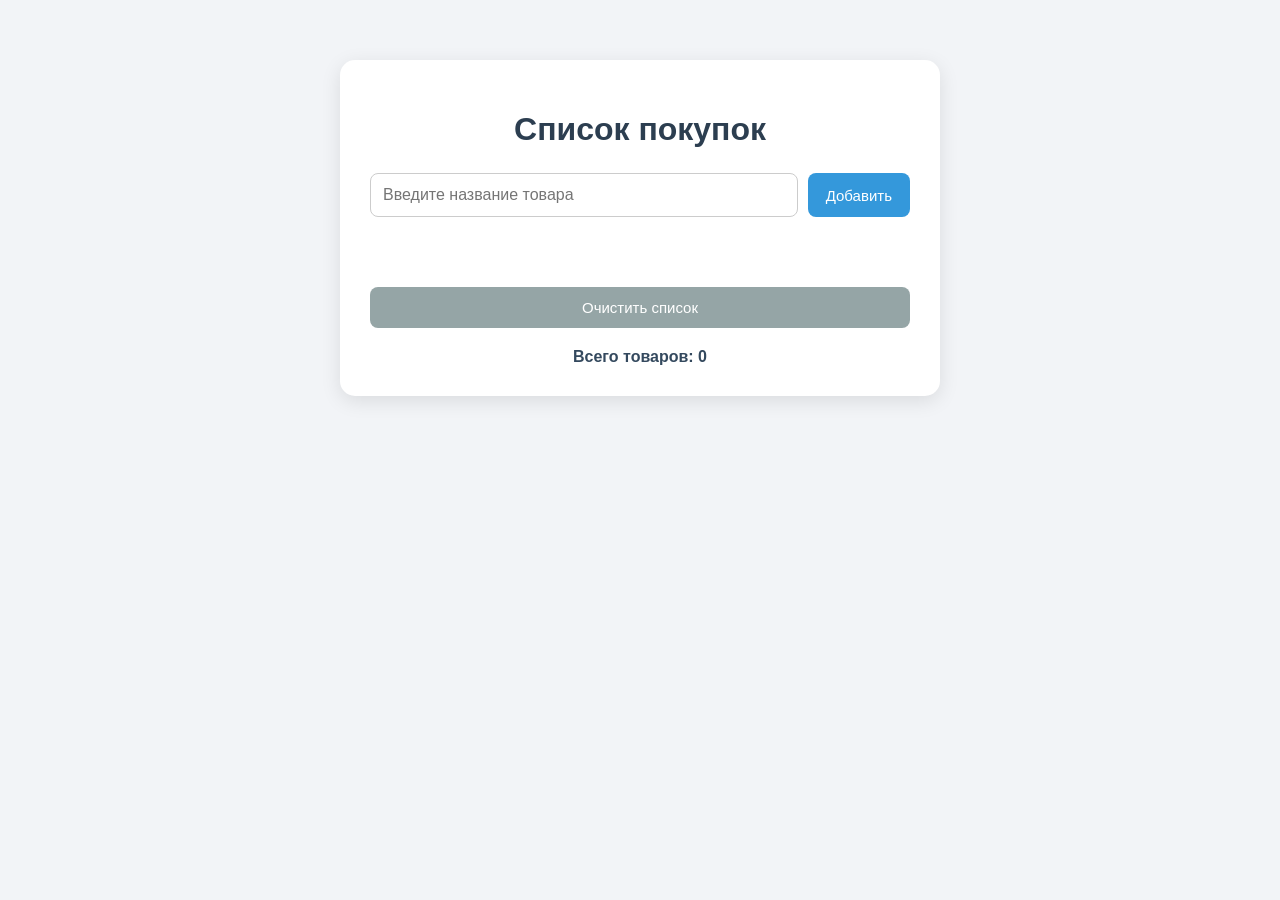
<file: Lab5/index.html>
<!DOCTYPE html>
<html lang="ru">
<head>
    <meta charset="UTF-8">
    <meta name="viewport" content="width=device-width, initial-scale=1.0">
    <title>Список покупок</title>

    <style>
        * {
            box-sizing: border-box;
        }

        body {
            margin: 0;
            font-family: Arial, sans-serif;
            background-color: #f2f4f7;
            color: #222;
        }

        .container {
            width: 90%;
            max-width: 600px;
            margin: 60px auto;
            background-color: white;
            padding: 30px;
            border-radius: 15px;
            box-shadow: 0 5px 20px rgba(0, 0, 0, 0.1);
        }

        h1 {
            text-align: center;
            margin-bottom: 25px;
            color: #2c3e50;
        }

        .input-area {
            display: flex;
            gap: 10px;
        }

        #itemInput {
            flex: 1;
            padding: 12px;
            border: 1px solid #ccc;
            border-radius: 8px;
            font-size: 16px;
        }

        button {
            border: none;
            border-radius: 8px;
            padding: 12px 18px;
            cursor: pointer;
            font-size: 15px;
        }

        #addButton {
            background-color: #3498db;
            color: white;
        }

        #addButton:hover {
            background-color: #2980b9;
        }

        #shoppingList {
            margin-top: 25px;
            padding: 0;
            list-style: none;
        }

        #shoppingList li {
            display: flex;
            justify-content: space-between;
            align-items: center;
            padding: 12px;
            margin-bottom: 10px;
            background-color: #ecf0f1;
            border-radius: 8px;
        }

        .delete-button {
            background-color: #e74c3c;
            color: white;
            padding: 7px 12px;
        }

        .delete-button:hover {
            background-color: #c0392b;
        }

        #clearButton {
            width: 100%;
            margin-top: 15px;
            background-color: #95a5a6;
            color: white;
        }

        #clearButton:hover {
            background-color: #7f8c8d;
        }

        #counter {
            text-align: center;
            margin-top: 20px;
            font-weight: bold;
            color: #34495e;
        }

        #message {
            text-align: center;
            min-height: 20px;
            margin-top: 10px;
            color: #e74c3c;
        }
    </style>
</head>

<body>

    <div class="container">

        <h1>Список покупок</h1>

        <div class="input-area">
            <input
                type="text"
                id="itemInput"
                placeholder="Введите название товара"
            >

            <button id="addButton">Добавить</button>
        </div>

        <p id="message"></p>

        <ul id="shoppingList"></ul>

        <button id="clearButton">Очистить список</button>

        <div id="counter">
            Всего товаров: 0
        </div>

    </div>

    <script src="script.js"></script>

</body>
</html>
</file>
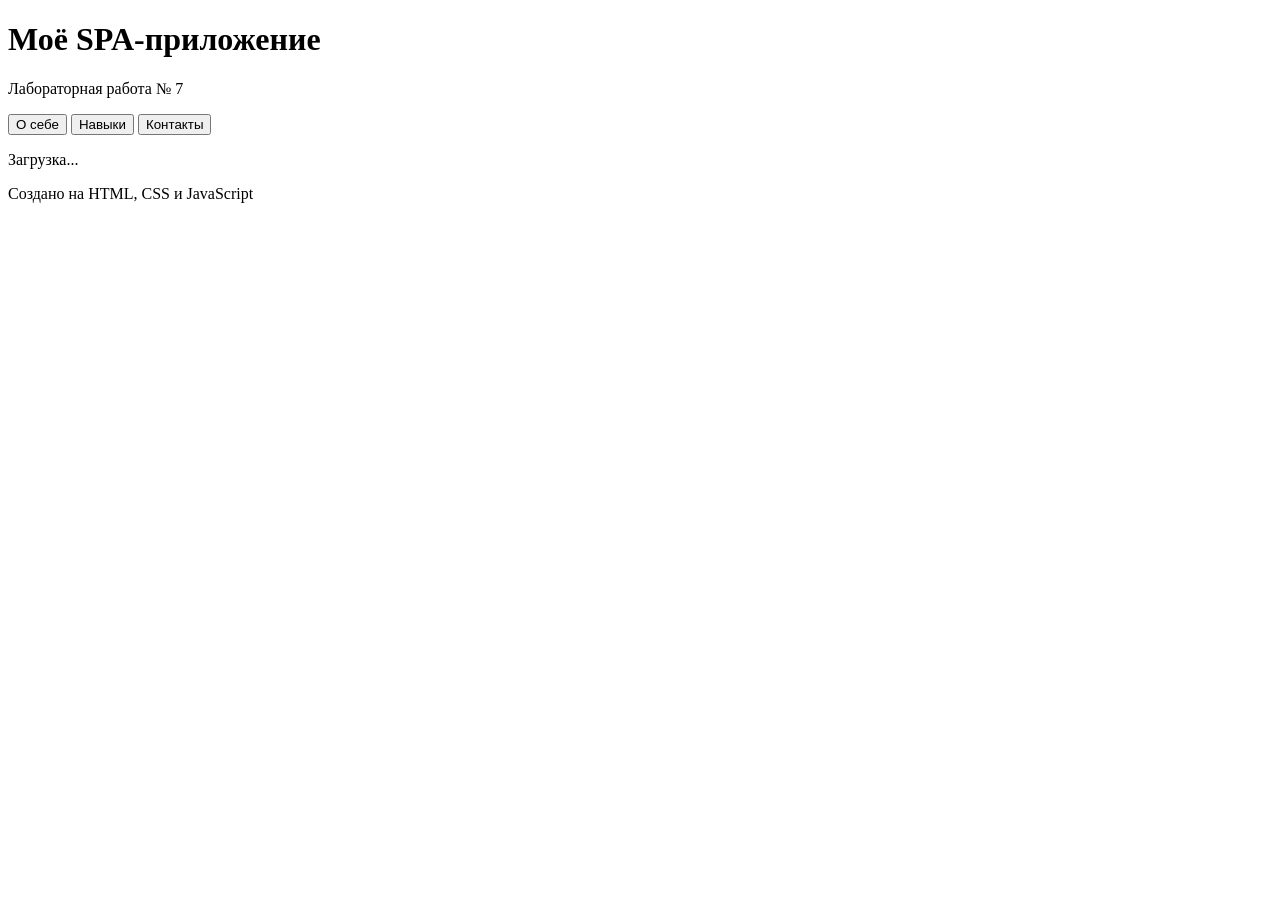
<file: Lab7/index.html>
<!DOCTYPE html>
<html lang="ru">
<head>
    <meta charset="UTF-8">
    <meta name="viewport" content="width=device-width, initial-scale=1.0">
    <title>Лабораторная работа № 7 — SPA</title>
    <link rel="stylesheet" href="C:\Users\Student\.anaconda\programming-languages-and-technologies\Lab7\style.css">
    <script src="C:\Users\Student\.anaconda\programming-languages-and-technologies\Lab7\app.js" defer></script>
</head>
<body>
    <header>
        <h1>Моё SPA-приложение</h1>
        <p>Лабораторная работа № 7</p>
    </header>

    <nav>
        <button data-page="about" class="active">О себе</button>
        <button data-page="skills">Навыки</button>
        <button data-page="contacts">Контакты</button>
    </nav>

    <main id="content" aria-live="polite">
        <p>Загрузка...</p>
    </main>

    <footer>
        <p>Создано на HTML, CSS и JavaScript</p>
    </footer>
</body>
</html>
</file>
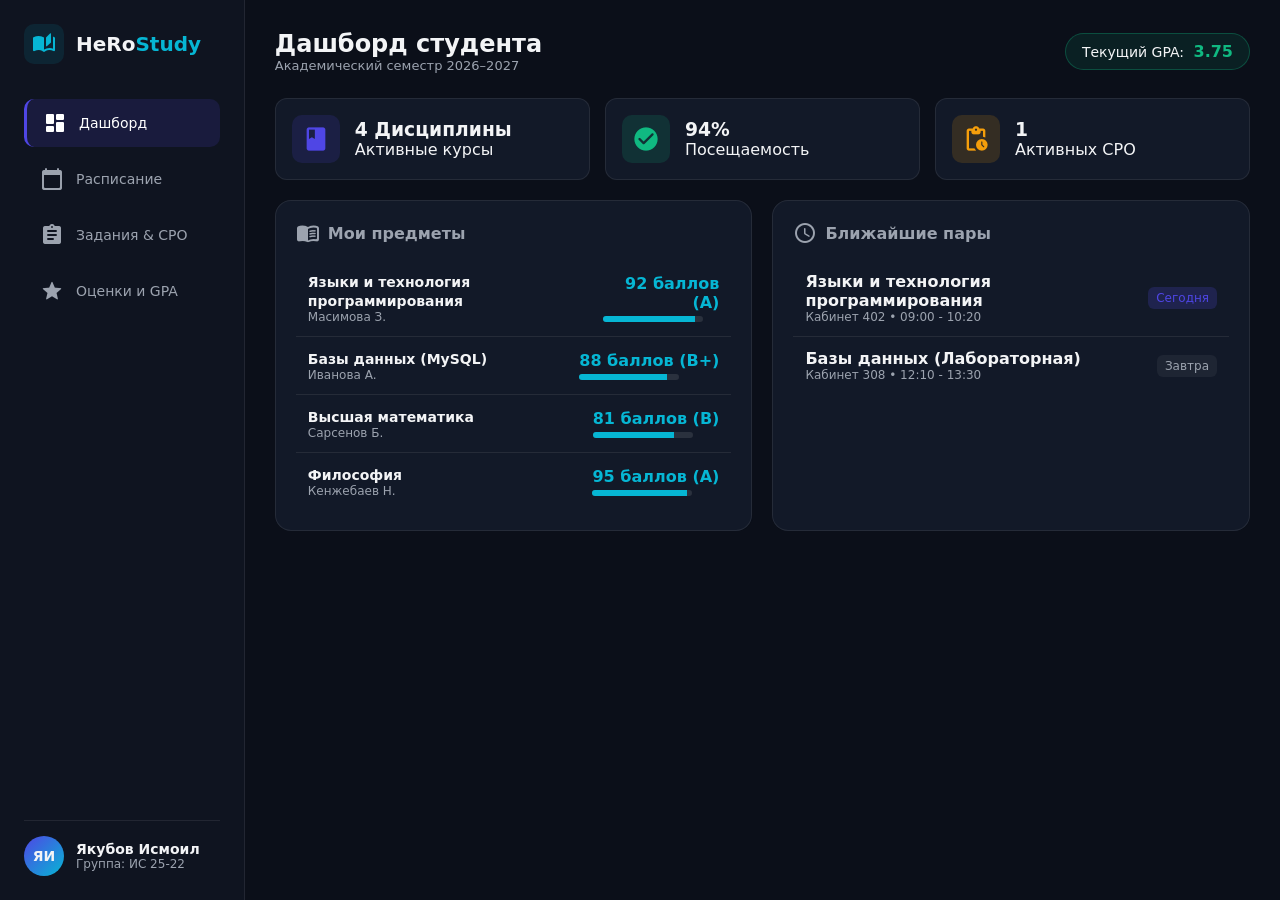
<file: СРО/index.html>
<!DOCTYPE html>
<html lang="ru">
<head>
    <meta charset="UTF-8">
    <meta name="viewport" content="width=device-width, initial-scale=1.0">
    <title>HeRo Study Space 2.0 — Образовательный Портал</title>
    <link rel="stylesheet" href="style.css">
    <link href="https://fonts.googleapis.com/icon?family=Material+Icons+Round" rel="stylesheet">
</head>
<body>

    <div class="app-layout">
        <!-- Боковое меню (Sidebar) -->
        <aside class="sidebar">
            <div class="brand">
                <span class="material-icons-round logo-icon">auto_stories</span>
                <h2>HeRo<span>Study</span></h2>
            </div>

            <nav class="nav-menu">
                <button class="nav-btn active" data-tab="dashboard">
                    <span class="material-icons-round">dashboard</span> Дашборд
                </button>
                <button class="nav-btn" data-tab="schedule">
                    <span class="material-icons-round">calendar_today</span> Расписание
                </button>
                <button class="nav-btn" data-tab="tasks">
                    <span class="material-icons-round">assignment</span> Задания & СРО
                </button>
                <button class="nav-btn" data-tab="grades">
                    <span class="material-icons-round">grade</span> Оценки и GPA
                </button>
            </nav>

            <div class="user-profile-widget">
                <div class="avatar">ЯИ</div>
                <div class="user-info">
                    <h4>Якубов Исмоил</h4>
                    <p>Группа: ИС 25-22</p>
                </div>
            </div>
        </aside>

        <!-- Основная область контента -->
        <main class="main-content">
            <!-- Шапка -->
            <header class="top-header">
                <div class="page-title">
                    <h1 id="tabTitle">Дашборд студента</h1>
                    <p>Академический семестр 2026–2027</p>
                </div>
                <div class="header-actions">
                    <div class="gpa-badge">
                        <span>Текущий GPA:</span>
                        <strong id="headerGpa">3.85</strong>
                    </div>
                </div>
            </header>

            <!-- Вкладка 1: Дашборд -->
            <section id="tab-dashboard" class="tab-content active">
                <div class="stats-grid">
                    <div class="stat-card">
                        <span class="material-icons-round icon purple">class</span>
                        <div>
                            <h3>4 Дисциплины</h3>
                            <p>Активные курсы</p>
                        </div>
                    </div>
                    <div class="stat-card">
                        <span class="material-icons-round icon green">check_circle</span>
                        <div>
                            <h3>94%</h3>
                            <p>Посещаемость</p>
                        </div>
                    </div>
                    <div class="stat-card">
                        <span class="material-icons-round icon orange">pending_actions</span>
                        <div>
                            <h3 id="pendingTasksCount">0</h3>
                            <p>Активных СРО</p>
                        </div>
                    </div>
                </div>

                <div class="dashboard-grid">
                    <div class="card">
                        <h2><span class="material-icons-round">menu_book</span> Мои предметы</h2>
                        <div class="courses-list" id="coursesContainer">
                            <!-- Заполняется из JS -->
                        </div>
                    </div>

                    <div class="card">
                        <h2><span class="material-icons-round">schedule</span> Ближайшие пары</h2>
                        <div class="upcoming-classes" id="upcomingContainer">
                            <!-- Заполняется из JS -->
                        </div>
                    </div>
                </div>
            </section>

            <!-- Вкладка 2: Расписание -->
            <section id="tab-schedule" class="tab-content">
                <div class="card">
                    <h2><span class="material-icons-round">event</span> Расписание занятий на неделю</h2>
                    <div class="schedule-table-wrapper">
                        <table class="schedule-table">
                            <thead>
                                <tr>
                                    <th>Время</th>
                                    <th>Понедельник</th>
                                    <th>Вторник</th>
                                    <th>Среда</th>
                                    <th>Четверг</th>
                                    <th>Пятница</th>
                                </tr>
                            </thead>
                            <tbody id="scheduleBody">
                                <!-- Рендерится из JS -->
                            </tbody>
                        </table>
                    </div>
                </div>
            </section>

            <!-- Вкладка 3: Задания и СРО -->
            <section id="tab-tasks" class="tab-content">
                <div class="tasks-layout">
                    <div class="card">
                        <h2><span class="material-icons-round">add_circle</span> Сдать СРО / Добавить задачу</h2>
                        <form id="sroForm">
                            <div class="form-group">
                                <label>Название работы</label>
                                <input type="text" id="sroTitle" placeholder="Например: СРО №2 по Языкам программирования" required>
                            </div>
                            <div class="form-row">
                                <div class="form-group">
                                    <label>Дисциплина</label>
                                    <select id="sroCourse">
                                        <option value="Языки и технология программирования">Языки программирования</option>
                                        <option value="Базы данных">Базы данных</option>
                                        <option value="Высшая математика">Высшая математика</option>
                                        <option value="Философия">Философия</option>
                                    </select>
                                </div>
                                <div class="form-group">
                                    <label>Срок сдачи (Дедлайн)</label>
                                    <input type="date" id="sroDeadline" required>
                                </div>
                            </div>
                            <button type="submit" class="btn-submit">
                                <span class="material-icons-round">upload_file</span> Зарегистрировать СРО
                            </button>
                        </form>
                    </div>

                    <div class="card">
                        <h2><span class="material-icons-round">task</span> Список активных и сданных СРО</h2>
                        <div id="sroList" class="sro-list">
                            <!-- Сюда добавляются СРО -->
                        </div>
                    </div>
                </div>
            </section>

            <!-- Вкладка 4: Оценки и GPA -->
            <section id="tab-grades" class="tab-content">
                <div class="grades-layout">
                    <div class="card">
                        <h2><span class="material-icons-round">analytics</span> Академическая успеваемость</h2>
                        <div id="gradesList" class="grades-list">
                            <!-- Журнал оценок -->
                        </div>
                    </div>

                    <div class="card gpa-calculator">
                        <h2><span class="material-icons-round">calculate</span> Калькулятор GPA</h2>
                        <p class="sub-text">Изменяйте прогнозируемые оценки, чтобы рассчитать итоговый GPA за семестр:</p>
                        <div id="gpaCalcContainer">
                            <!-- Интерактивный калькулятор -->
                        </div>
                        <div class="gpa-result-box">
                            <span>Прогнозируемый GPA:</span>
                            <strong id="calcGpaResult">3.85</strong>
                        </div>
                    </div>
                </div>
            </section>
        </main>
    </div>

    <script src="script.js"></script>
</body>
</html>
</file>
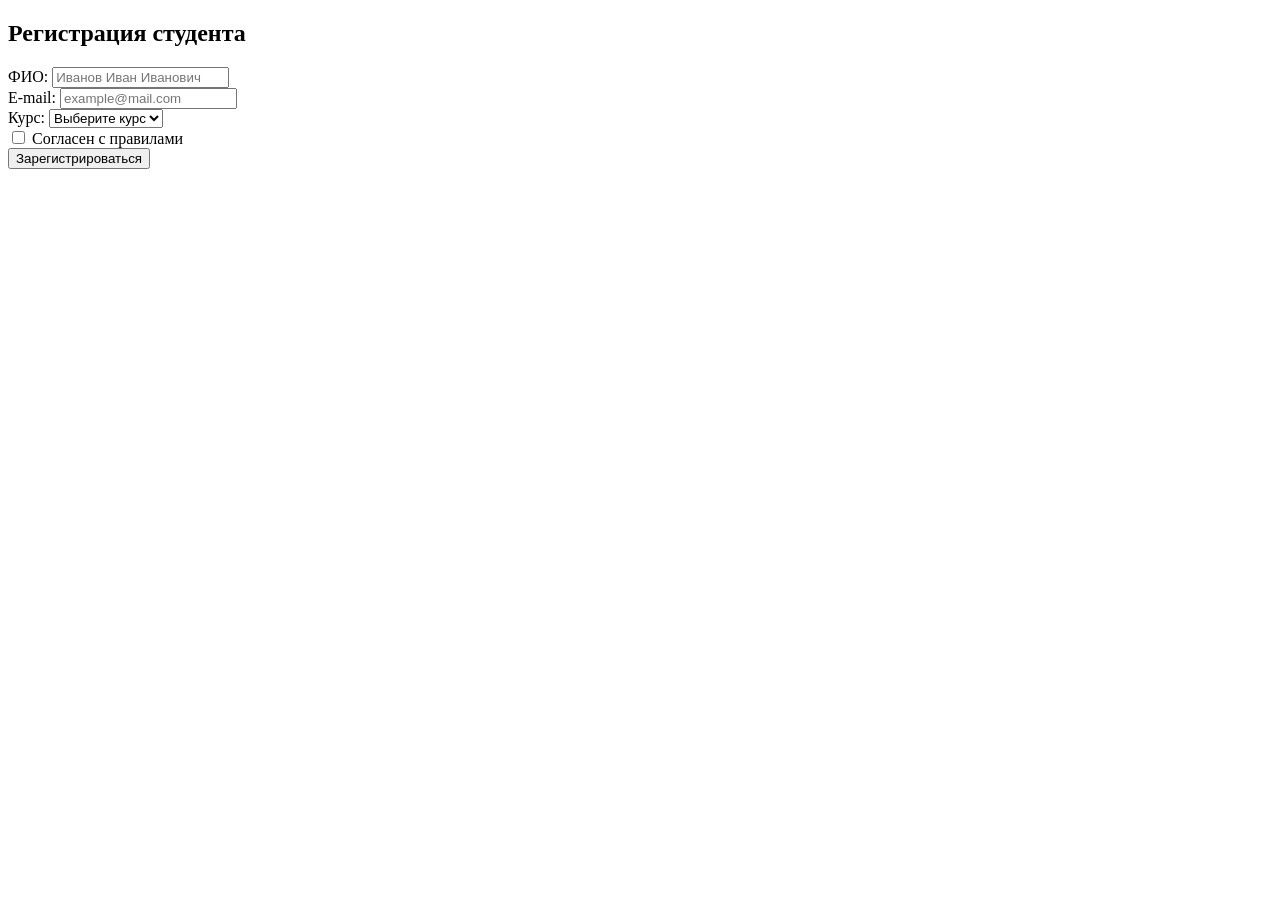
<file: Lab4/task1/index.html>
<!DOCTYPE html>
<html lang="ru">
<head>
    <meta charset="UTF-8">
    <title>Регистрация студента</title>
    <link rel="stylesheet" href="C:\Users\Student\Desktop\programming-languages-and-technologies\Lab4\task1\style.css">
</head>
<body>
    <div class="form-container">
        <h2>Регистрация студента</h2>
        <form id="studentForm">
            <div class="field">
                <label for="fullname">ФИО:</label>
                <input type="text" id="fullname" placeholder="Иванов Иван Иванович">
            </div>
            <div class="field">
                <label for="email">E-mail:</label>
                <input type="email" id="email" placeholder="example@mail.com">
            </div>
            <div class="field">
                <label for="course">Курс:</label>
                <select id="course">
                    <option value="">Выберите курс</option>
                    <option value="1">1 курс</option>
                    <option value="2">2 курс</option>
                    <option value="3">3 курс</option>
                    <option value="4">4 курс</option>
                </select>
            </div>
            <div class="field checkbox-field">
                <label>
                    <input type="checkbox" id="agree"> Согласен с правилами
                </label>
            </div>
            <button type="submit">Зарегистрироваться</button>
            <p id="message" class="message"></p>
        </form>
    </div>
    <script src="script.js"></script>
</body>
</html>
</file>
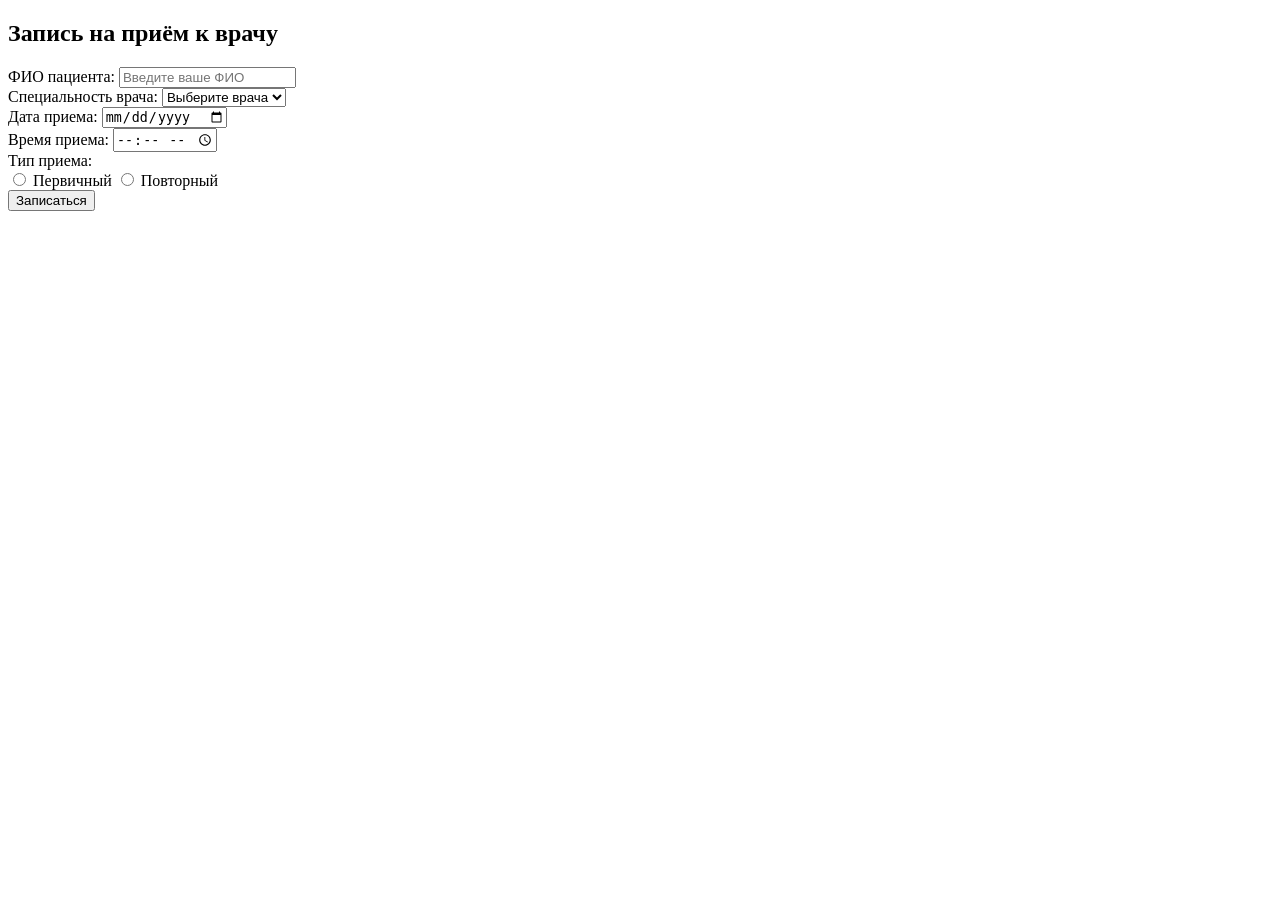
<file: Lab4/task11/index.html>
<!DOCTYPE html>
<html lang="ru">
<head>
    <meta charset="UTF-8">
    <title>Запись к врачу</title>
    <link rel="stylesheet" href="C:\Users\Student\Desktop\programming-languages-and-technologies\Lab4\task11\style.css">
</head>
<body>
    <div class="form-container">
        <h2>Запись на приём к врачу</h2>
        <form id="doctorForm">
            <div class="field">
                <label for="doctorName">ФИО пациента:</label>
                <input type="text" id="doctorName" placeholder="Введите ваше ФИО">
            </div>
            <div class="field">
                <label for="specialty">Специальность врача:</label>
                <select id="specialty">
                    <option value="">Выберите врача</option>
                    <option value="терапевт">Терапевт</option>
                    <option value="хирург">Хирург</option>
                    <option value="кардиолог">Кардиолог</option>
                    <option value="невролог">Невролог</option>
                </select>
            </div>
            <div class="field">
                <label for="appDate">Дата приема:</label>
                <input type="date" id="appDate">
            </div>
            <div class="field">
                <label for="appTime">Время приема:</label>
                <input type="time" id="appTime">
            </div>
            <div class="field">
                <label>Тип приема:</label>
                <div class="radio-group">
                    <label><input type="radio" name="visitType" value="первичный"> Первичный</label>
                    <label><input type="radio" name="visitType" value="повторный"> Повторный</label>
                </div>
            </div>
            <button type="submit">Записаться</button>
            <p id="message" class="message"></p>
        </form>
    </div>
    <script src="script.js"></script>
</body>
</html>
</file>
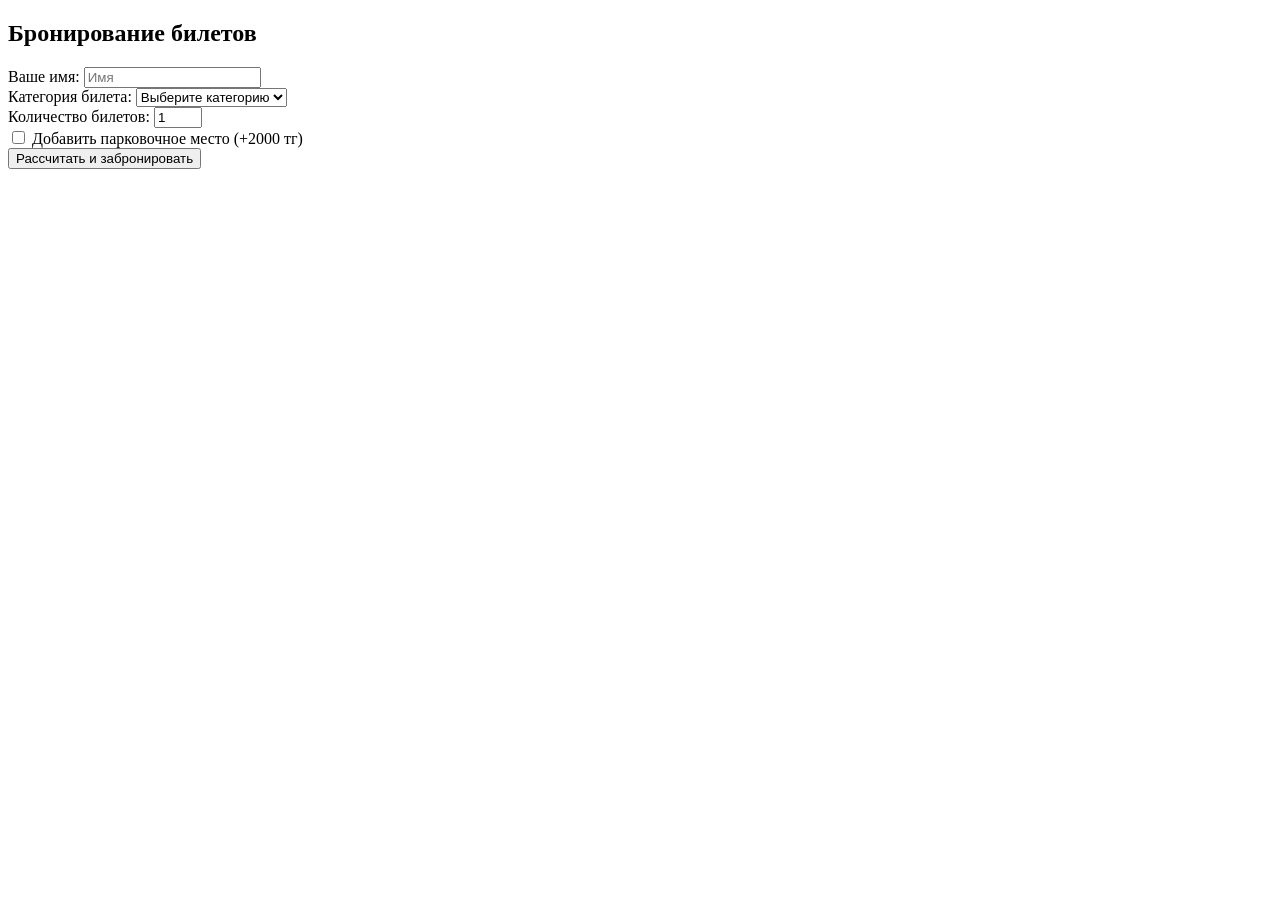
<file: Lab4/task18/index.html>
<!DOCTYPE html>
<html lang="ru">
<head>
    <meta charset="UTF-8">
    <title>Бронирование мероприятия</title>
    <link rel="stylesheet" href="C:\Users\Student\Desktop\programming-languages-and-technologies\Lab4\task18\style.css">
</head>
<body>
    <div class="form-container">
        <h2>Бронирование билетов</h2>
        <form id="eventForm">
            <div class="field">
                <label for="userName">Ваше имя:</label>
                <input type="text" id="userName" placeholder="Имя">
            </div>
            <div class="field">
                <label for="category">Категория билета:</label>
                <select id="category">
                    <option value="">Выберите категорию</option>
                    <option value="5000">Стандарт (5000 тг)</option>
                    <option value="10000">VIP (10000 тг)</option>
                    <option value="15000">Премиум (15000 тг)</option>
                </select>
            </div>
            <div class="field">
                <label for="amount">Количество билетов:</label>
                <input type="number" id="amount" min="1" max="10" value="1">
            </div>
            <div class="field checkbox-field">
                <label>
                    <input type="checkbox" id="parking" value="2000"> Добавить парковочное место (+2000 тг)
                </label>
            </div>
            <button type="submit">Рассчитать и забронировать</button>
            <p id="message" class="message"></p>
        </form>
    </div>
    <script src="script.js"></script>
</body>
</html>
</file>
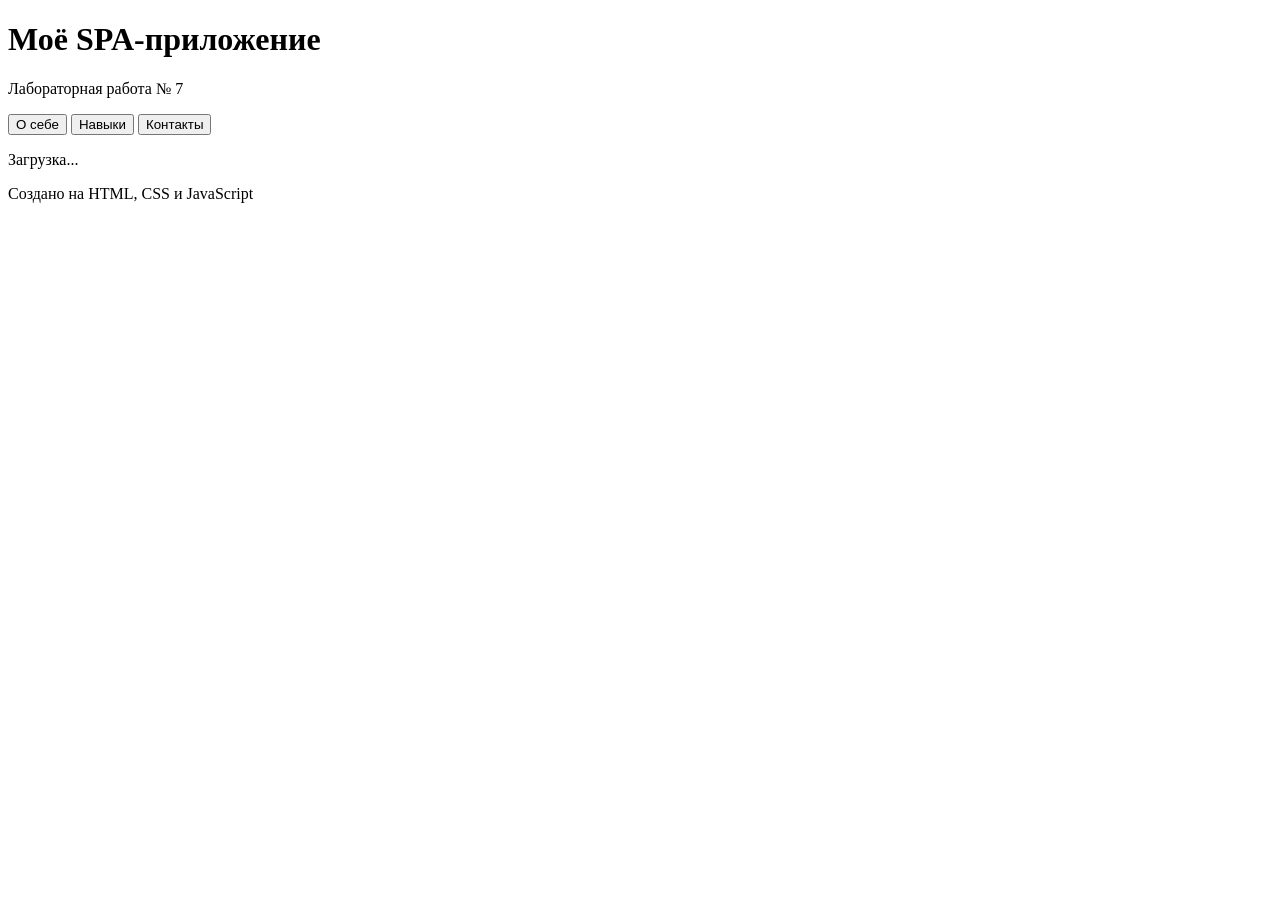
<file: Lab7/task1/index.html>
<!DOCTYPE html>
<html lang="ru">
<head>
    <meta charset="UTF-8">
    <meta name="viewport" content="width=device-width, initial-scale=1.0">
    <title>Лабораторная работа № 7 — SPA</title>
    <link rel="stylesheet" href="C:\Users\Student\.anaconda\programming-languages-and-technologies\Lab7\task1\style.css">
    <script src="C:\Users\Student\.anaconda\programming-languages-and-technologies\Lab7\task1\app.js" defer></script>
</head>
<body>
    <header>
        <h1>Моё SPA-приложение</h1>
        <p>Лабораторная работа № 7</p>
    </header>

    <nav>
        <button data-page="about" class="active">О себе</button>
        <button data-page="skills">Навыки</button>
        <button data-page="contacts">Контакты</button>
    </nav>

    <main id="content" aria-live="polite">
        <p>Загрузка...</p>
    </main>

    <footer>
        <p>Создано на HTML, CSS и JavaScript</p>
    </footer>
</body>
</html>
</file>
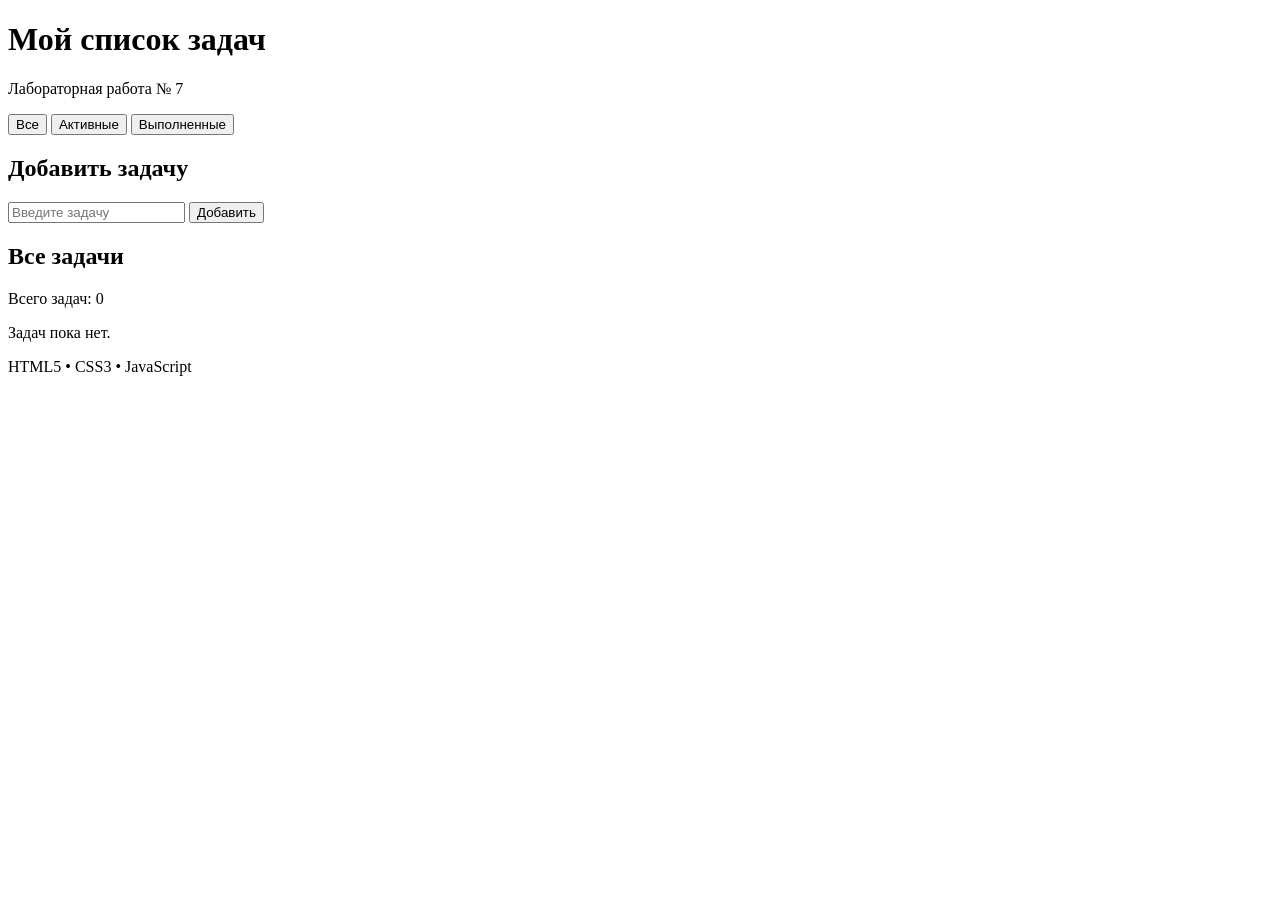
<file: Lab7/task10/index.html>
<!DOCTYPE html>
<html lang="ru">
<head>
    <meta charset="UTF-8">
    <meta name="viewport" content="width=device-width, initial-scale=1.0">
    <title>Список задач</title>
    <link rel="stylesheet" href="C:\Users\Student\.anaconda\programming-languages-and-technologies\Lab7\task10\style.css">
    <script src="C:\Users\Student\.anaconda\programming-languages-and-technologies\Lab7\task10\app.js" defer></script>
</head>
<body>
    <header>
        <h1>Мой список задач</h1>
        <p>Лабораторная работа № 7</p>
    </header>

    <nav>
        <button data-page="all" class="active">Все</button>
        <button data-page="active">Активные</button>
        <button data-page="completed">Выполненные</button>
    </nav>

    <main>
        <h2>Добавить задачу</h2>
        <form id="taskForm">
            <input id="taskInput" type="text"
                placeholder="Введите задачу" maxlength="120" required>
            <button type="submit">Добавить</button>
        </form>

        <h2 id="sectionTitle">Все задачи</h2>
        <p id="taskCounter">Всего задач: 0</p>
        <ul id="taskList"></ul>
        <p id="emptyMessage">Задач пока нет.</p>
    </main>

    <footer>HTML5 • CSS3 • JavaScript</footer>
</body>
</html>
</file>
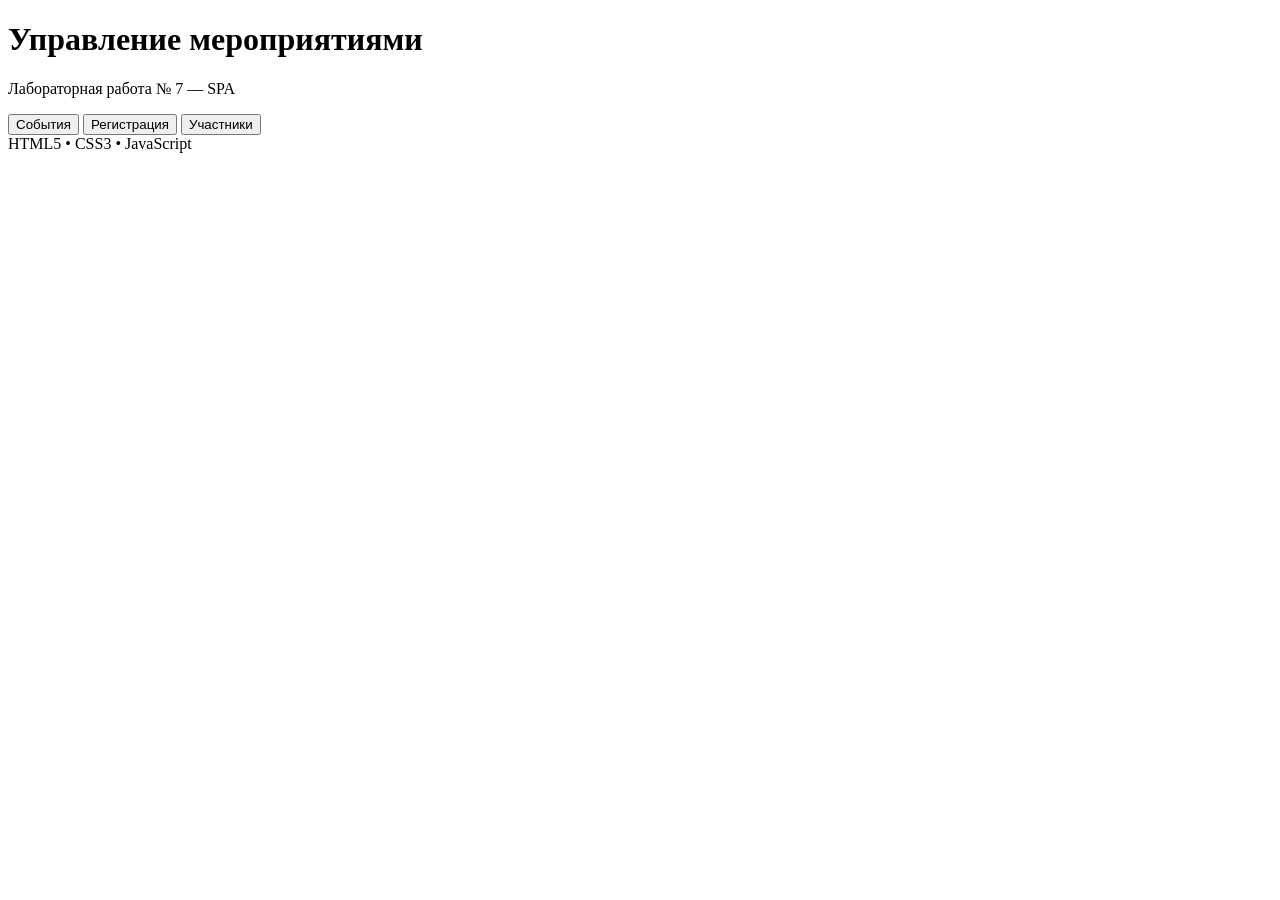
<file: Lab7/task20/index.html>
<!DOCTYPE html>
<html lang="ru">
<head>
    <meta charset="UTF-8">
    <meta name="viewport" content="width=device-width, initial-scale=1.0">
    <title>Управление мероприятиями</title>
    <link rel="stylesheet" href="C:\Users\Student\.anaconda\programming-languages-and-technologies\Lab7\task20\style.css">
    <script src="C:\Users\Student\.anaconda\programming-languages-and-technologies\Lab7\task20\app.js" defer></script>
</head>
<body>
    <header>
        <h1>Управление мероприятиями</h1>
        <p>Лабораторная работа № 7 — SPA</p>
    </header>

    <nav>
        <button data-page="events" class="active">События</button>
        <button data-page="registration">Регистрация</button>
        <button data-page="participants">Участники</button>
    </nav>

    <main id="content" aria-live="polite"></main>

    <footer>HTML5 • CSS3 • JavaScript</footer>
</body>
</html>
</file>
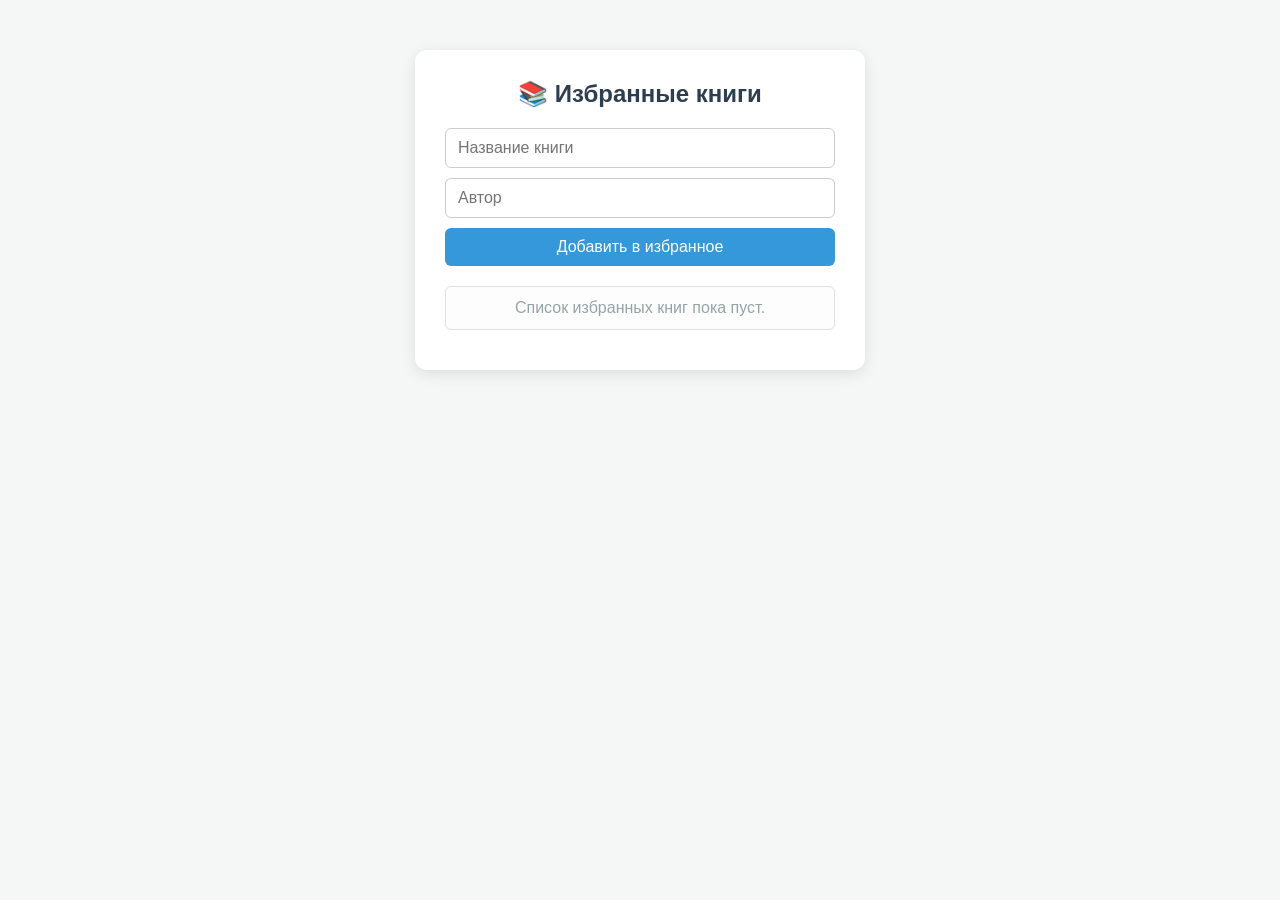
<file: Lab8/task1/index.html>
<!DOCTYPE html>
<html lang="ru">
<head>
    <meta charset="UTF-8">
    <meta name="viewport" content="width=device-width, initial-scale=1.0">
    <title>Лабораторная работа №8 — Список избранных книг</title>
    <link rel="stylesheet" href="style.css">
</head>
<body>
    <div class="container">
        <h1>📚 Избранные книги</h1>
        
        <!-- Форма добавления книги -->
        <div class="form-group">
            <input type="text" id="bookTitle" placeholder="Название книги">
            <input type="text" id="bookAuthor" placeholder="Автор">
            <button id="addBtn">Добавить в избранное</button>
        </div>

        <!-- Список книг -->
        <ul id="bookList"></ul>
    </div>

    <script src="app.js" defer></script>
</body>
</html>
</file>
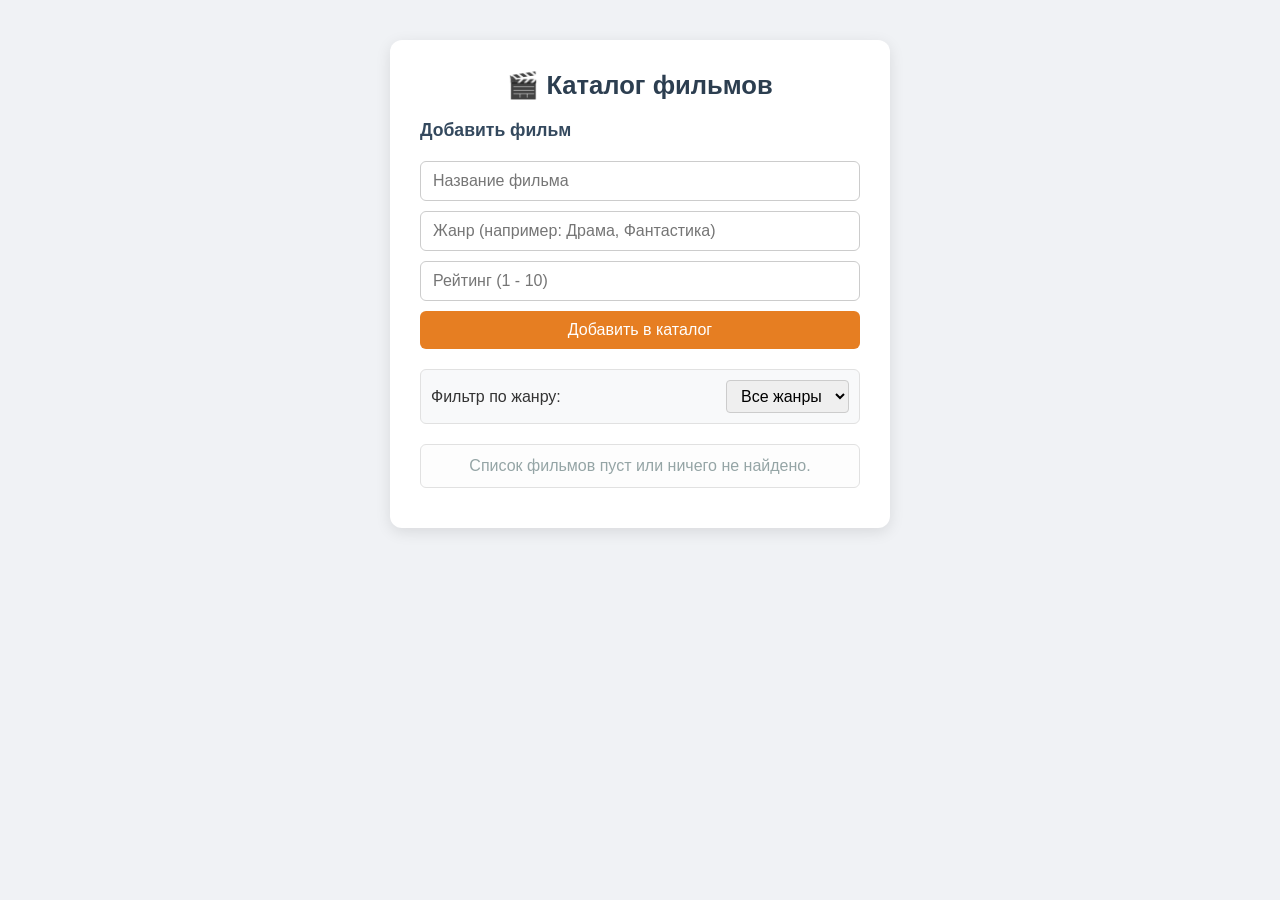
<file: Lab8/task10/index.html>
<!DOCTYPE html>
<html lang="ru">
<head>
    <meta charset="UTF-8">
    <meta name="viewport" content="width=device-width, initial-scale=1.0">
    <title>Лабораторная работа №8 — Каталог фильмов</title>
    <link rel="stylesheet" href="style.css">
</head>
<body>
    <div class="container">
        <h1>🎬 Каталог фильмов</h1>
        
        <!-- Форма добавления фильма -->
        <div class="form-section">
            <h3>Добавить фильм</h3>
            <input type="text" id="movieTitle" placeholder="Название фильма">
            <input type="text" id="movieGenre" placeholder="Жанр (например: Драма, Фантастика)">
            <input type="number" id="movieRating" min="1" max="10" step="0.1" placeholder="Рейтинг (1 - 10)">
            <button id="addBtn">Добавить в каталог</button>
        </div>

        <!-- Панель фильтрации -->
        <div class="filter-section">
            <label for="genreFilter">Фильтр по жанру:</label>
            <select id="genreFilter">
                <option value="all">Все жанры</option>
            </select>
        </div>

        <!-- Список фильмов -->
        <ul id="movieList"></ul>
    </div>

    <script src="app.js" defer></script>
</body>
</html>
</file>
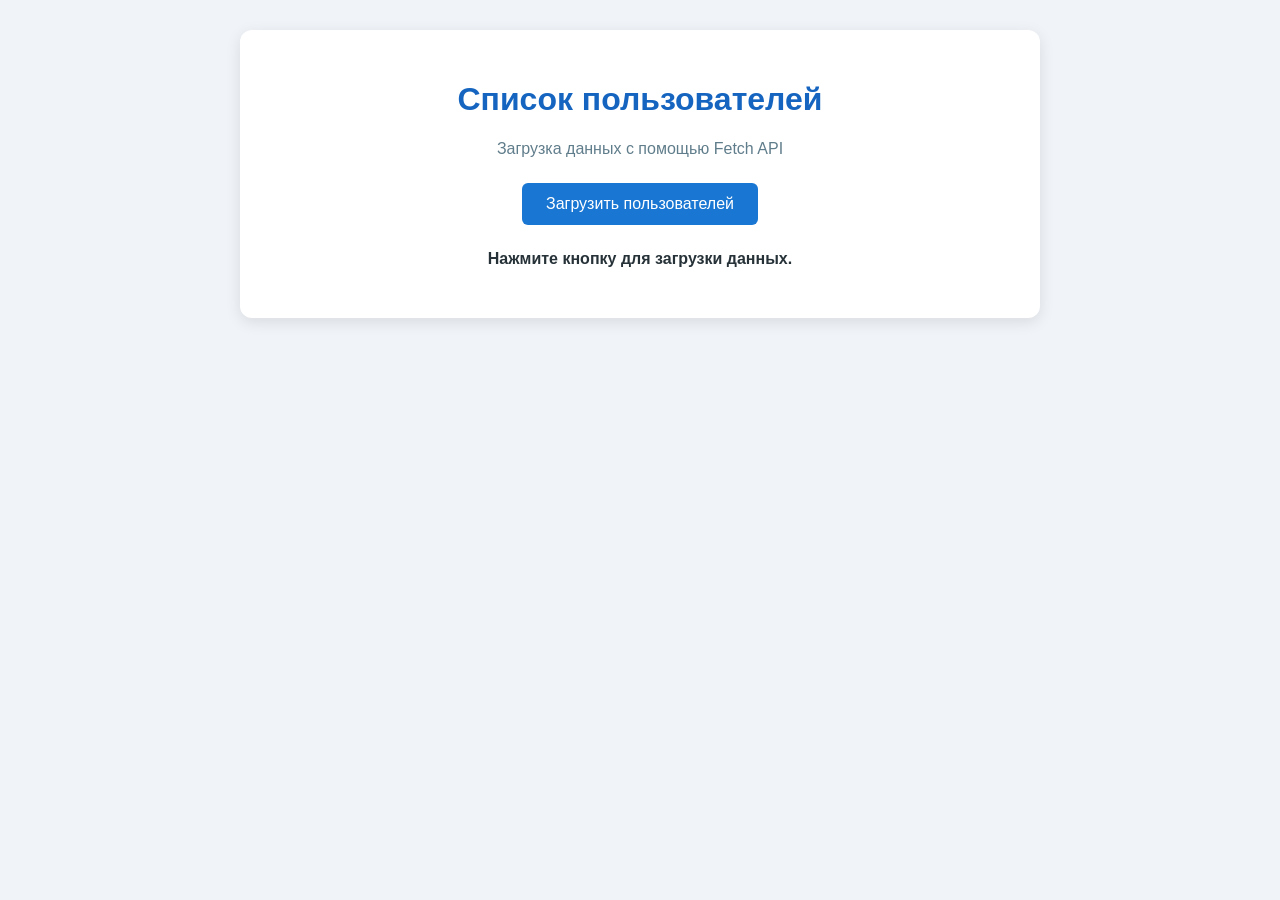
<file: Lab9/task1/index.html>
<!DOCTYPE html>
<html lang="ru">
<head>
    <meta charset="UTF-8">
    <meta name="viewport" content="width=device-width, initial-scale=1.0">
    <title>Список пользователей</title>
    <link rel="stylesheet" href="style.css">
    <script src="app.js" defer></script>
</head>
<body>
    <main class="container">
        <h1>Список пользователей</h1>
        <p>Загрузка данных с помощью Fetch API</p>

        <button id="loadButton">Загрузить пользователей</button>

        <p id="status" role="status">
            Нажмите кнопку для загрузки данных.
        </p>

        <ul id="userList"></ul>
    </main>
</body>
</html>
</file>
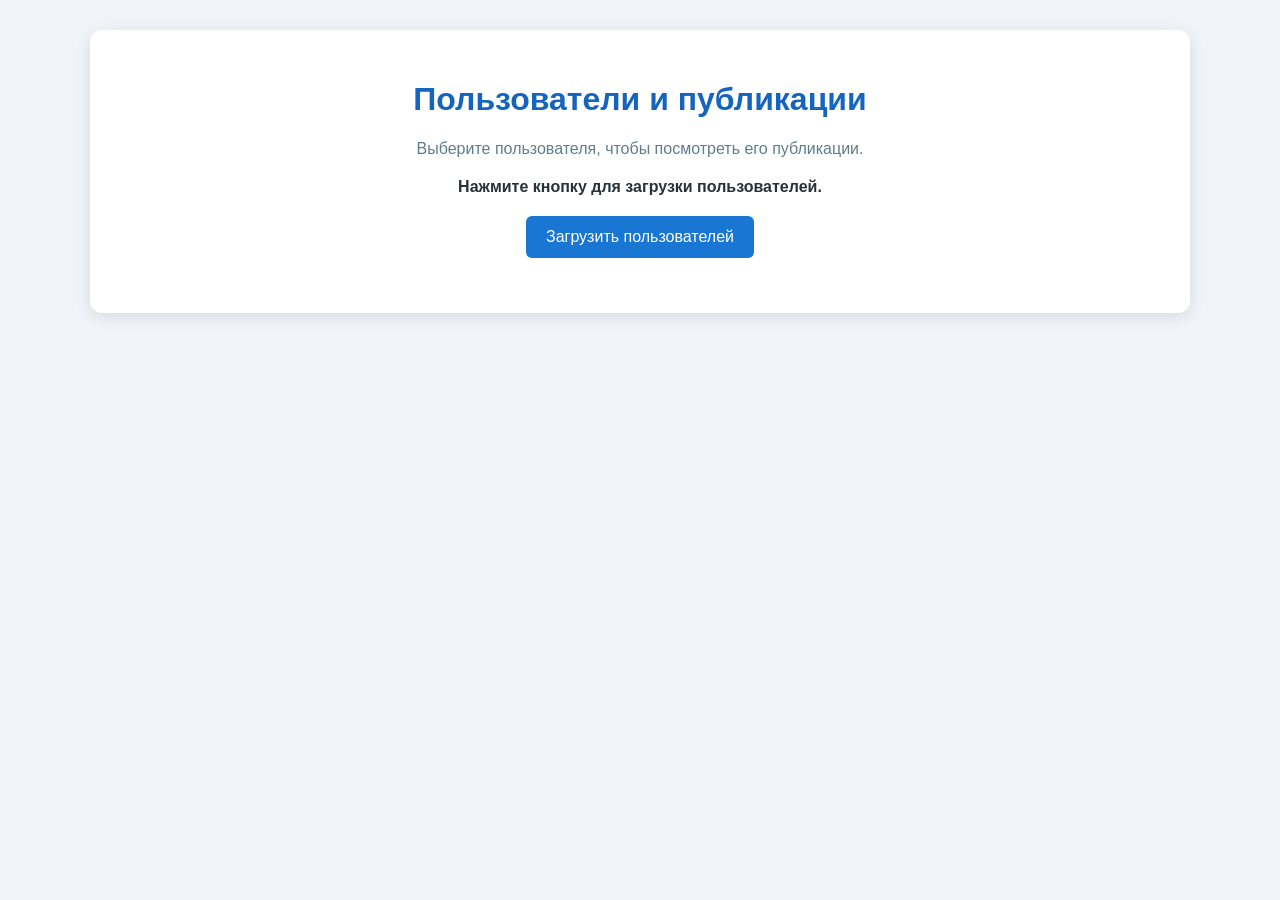
<file: Lab9/task10/index.html>
<!DOCTYPE html>
<html lang="ru">
<head>
    <meta charset="UTF-8">
    <meta name="viewport" content="width=device-width, initial-scale=1.0">
    <title>Пользователи и публикации</title>
    <link rel="stylesheet" href="style.css">
    <script src="app.js" defer></script>
</head>
<body>
    <main class="container">
        <h1>Пользователи и публикации</h1>
        <p class="description">
            Выберите пользователя, чтобы посмотреть его публикации.
        </p>

        <p id="status" role="status">Нажмите кнопку для загрузки пользователей.</p>

        <button id="loadUsersButton">Загрузить пользователей</button>

        <section id="usersList" class="users-grid"></section>
    </main>
</body>
</html>
</file>
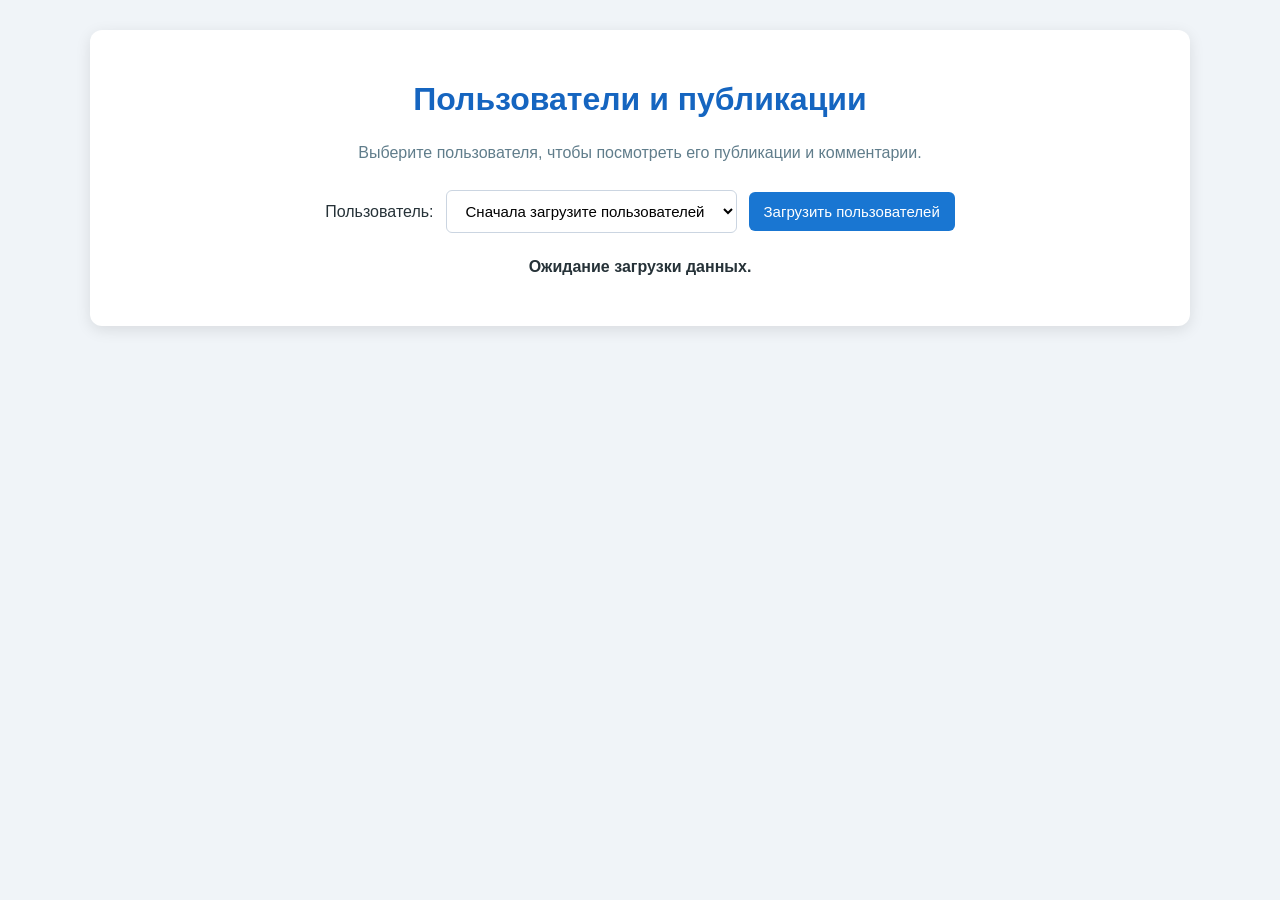
<file: Lab9/task20/index.html>
<!DOCTYPE html>
<html lang="ru">
<head>
    <meta charset="UTF-8">
    <meta name="viewport" content="width=device-width, initial-scale=1.0">
    <title>Пользователи, публикации и комментарии</title>
    <link rel="stylesheet" href="style.css">
    <script src="app.js" defer></script>
</head>
<body>
    <main class="container">
        <h1>Пользователи и публикации</h1>

        <p class="description">
            Выберите пользователя, чтобы посмотреть его публикации
            и комментарии.
        </p>

        <div class="toolbar">
            <label for="userSelect">Пользователь:</label>
            <select id="userSelect">
                <option value="">Сначала загрузите пользователей</option>
            </select>

            <button id="loadUsersButton">Загрузить пользователей</button>
        </div>

        <p id="status" role="status">Ожидание загрузки данных.</p>

        <section id="userInfo" class="user-info" hidden></section>

        <section id="postsSection" hidden>
            <h2>Публикации пользователя</h2>
            <div id="postsList" class="posts-grid"></div>
        </section>
    </main>
</body>
</html>
</file>
<file: СРО/style.css>
:root {
    --bg-dark: #0b0f19;
    --card-bg: rgba(22, 30, 46, 0.75);
    --border-color: rgba(255, 255, 255, 0.08);
    --primary: #4f46e5;
    --primary-hover: #4338ca;
    --accent: #06b6d4;
    --text-main: #f3f4f6;
    --text-muted: #9ca3af;
    --success: #10b981;
    --warning: #f59e0b;
    --danger: #ef4444;
}

* {
    box-sizing: border-box;
    margin: 0;
    padding: 0;
    font-family: 'Segoe UI', system-ui, -apple-system, sans-serif;
}

body {
    background-color: var(--bg-dark);
    color: var(--text-main);
    min-height: 100vh;
    overflow-x: hidden;
}

.app-layout {
    display: flex;
    min-height: 100vh;
}

/* Sidebar */
.sidebar {
    width: 260px;
    background: rgba(15, 21, 33, 0.95);
    border-right: 1px solid var(--border-color);
    padding: 24px;
    display: flex;
    flex-direction: column;
    justify-content: space-between;
}

.brand {
    display: flex;
    align-items: center;
    gap: 12px;
    margin-bottom: 35px;
}

.logo-icon {
    font-size: 32px;
    color: var(--accent);
    background: rgba(6, 182, 212, 0.1);
    padding: 8px;
    border-radius: 10px;
}

.brand h2 {
    font-size: 20px;
    font-weight: 700;
}

.brand h2 span {
    color: var(--accent);
}

.nav-menu {
    display: flex;
    flex-direction: column;
    gap: 8px;
    flex-grow: 1;
}

.nav-btn {
    background: transparent;
    border: none;
    color: var(--text-muted);
    padding: 12px 16px;
    border-radius: 10px;
    display: flex;
    align-items: center;
    gap: 12px;
    font-size: 14px;
    font-weight: 500;
    cursor: pointer;
    transition: all 0.2s;
    text-align: left;
}

.nav-btn:hover, .nav-btn.active {
    background: rgba(79, 70, 229, 0.15);
    color: var(--text-main);
}

.nav-btn.active {
    border-left: 3px solid var(--primary);
    color: #fff;
}

.user-profile-widget {
    display: flex;
    align-items: center;
    gap: 12px;
    padding-top: 15px;
    border-top: 1px solid var(--border-color);
}

.avatar {
    width: 40px;
    height: 40px;
    background: linear-gradient(135deg, var(--primary), var(--accent));
    border-radius: 50%;
    display: flex;
    align-items: center;
    justify-content: center;
    font-weight: bold;
    font-size: 14px;
}

.user-info h4 {
    font-size: 14px;
}

.user-info p {
    font-size: 12px;
    color: var(--text-muted);
}

/* Main Content */
.main-content {
    flex-grow: 1;
    padding: 30px;
    overflow-y: auto;
}

.top-header {
    display: flex;
    justify-content: space-between;
    align-items: center;
    margin-bottom: 25px;
}

.page-title h1 {
    font-size: 24px;
}

.page-title p {
    font-size: 13px;
    color: var(--text-muted);
}

.gpa-badge {
    background: rgba(16, 185, 129, 0.1);
    border: 1px solid rgba(16, 185, 129, 0.3);
    padding: 8px 16px;
    border-radius: 20px;
    font-size: 14px;
}

.gpa-badge strong {
    color: var(--success);
    margin-left: 5px;
    font-size: 16px;
}

/* Cards & Grid */
.card {
    background: var(--card-bg);
    border: 1px solid var(--border-color);
    border-radius: 16px;
    padding: 20px;
    backdrop-filter: blur(10px);
    margin-bottom: 20px;
}

.card h2 {
    font-size: 16px;
    margin-bottom: 15px;
    display: flex;
    align-items: center;
    gap: 8px;
    color: var(--text-muted);
}

.stats-grid {
    display: grid;
    grid-template-columns: repeat(auto-fit, minmax(200px, 1fr));
    gap: 15px;
    margin-bottom: 20px;
}

.stat-card {
    background: var(--card-bg);
    border: 1px solid var(--border-color);
    padding: 16px;
    border-radius: 12px;
    display: flex;
    align-items: center;
    gap: 15px;
}

.stat-card .icon {
    font-size: 28px;
    padding: 10px;
    border-radius: 10px;
}

.icon.purple { background: rgba(79, 70, 229, 0.15); color: var(--primary); }
.icon.green { background: rgba(16, 185, 129, 0.15); color: var(--success); }
.icon.orange { background: rgba(245, 158, 11, 0.15); color: var(--warning); }

.dashboard-grid {
    display: grid;
    grid-template-columns: 1fr 1fr;
    gap: 20px;
}

/* Tabs Toggle */
.tab-content {
    display: none;
}

.tab-content.active {
    display: block;
    animation: fadeIn 0.3s ease-in-out;
}

/* Items styling */
.course-item, .upcoming-item {
    padding: 12px;
    border-bottom: 1px solid var(--border-color);
    display: flex;
    justify-content: space-between;
    align-items: center;
}

.course-item:last-child, .upcoming-item:last-child {
    border-bottom: none;
}

.progress-bar-bg {
    width: 100px;
    height: 6px;
    background: rgba(255,255,255,0.1);
    border-radius: 3px;
    overflow: hidden;
}

.progress-bar-fill {
    height: 100%;
    background: var(--accent);
}

/* Schedule Table */
.schedule-table-wrapper {
    overflow-x: auto;
}

.schedule-table {
    width: 100%;
    border-collapse: collapse;
    text-align: left;
    font-size: 13px;
}

.schedule-table th, .schedule-table td {
    padding: 12px;
    border: 1px solid var(--border-color);
}

.schedule-table th {
    background: rgba(255,255,255,0.02);
    color: var(--text-muted);
}

/* Forms */
.form-group {
    margin-bottom: 12px;
    display: flex;
    flex-direction: column;
    gap: 6px;
}

.form-group label {
    font-size: 12px;
    color: var(--text-muted);
}

.form-row {
    display: grid;
    grid-template-columns: 1fr 1fr;
    gap: 12px;
}

input, select {
    background: rgba(11, 15, 25, 0.8);
    border: 1px solid var(--border-color);
    color: #fff;
    padding: 10px;
    border-radius: 8px;
    outline: none;
}

input:focus, select:focus {
    border-color: var(--primary);
}

.btn-submit {
    background: var(--primary);
    color: #fff;
    border: none;
    padding: 12px;
    border-radius: 8px;
    font-weight: 600;
    cursor: pointer;
    width: 100%;
    display: flex;
    align-items: center;
    justify-content: center;
    gap: 8px;
}

.btn-submit:hover {
    background: var(--primary-hover);
}

.sro-card {
    background: rgba(11, 15, 25, 0.5);
    border: 1px solid var(--border-color);
    padding: 12px;
    border-radius: 8px;
    margin-bottom: 10px;
    display: flex;
    justify-content: space-between;
    align-items: center;
}

.sro-status-btn {
    background: rgba(16, 185, 129, 0.2);
    color: var(--success);
    border: 1px solid var(--success);
    padding: 4px 8px;
    border-radius: 6px;
    font-size: 11px;
    cursor: pointer;
}

/* GPA Calculator */
.gpa-calc-row {
    display: flex;
    justify-content: space-between;
    align-items: center;
    padding: 8px 0;
    border-bottom: 1px solid var(--border-color);
}

.gpa-result-box {
    margin-top: 15px;
    background: rgba(79, 70, 229, 0.1);
    border: 1px solid var(--primary);
    padding: 12px;
    border-radius: 8px;
    display: flex;
    justify-content: space-between;
    align-items: center;
}

@keyframes fadeIn {
    from { opacity: 0; transform: translateY(5px); }
    to { opacity: 1; transform: translateY(0); }
}
</file>
<file: Lab8/task1/style.css>
* {
    box-sizing: border-box;
    margin: 0;
    padding: 0;
    font-family: 'Segoe UI', Tahoma, Geneva, Verdana, sans-serif;
}

body {
    background-color: #f4f7f6;
    color: #333;
    display: flex;
    justify-content: center;
    padding-top: 50px;
}

.container {
    background: #ffffff;
    padding: 30px;
    border-radius: 12px;
    box-shadow: 0 4px 15px rgba(0, 0, 0, 0.1);
    width: 100%;
    max-width: 450px;
}

h1 {
    margin-bottom: 20px;
    font-size: 1.5rem;
    text-align: center;
    color: #2c3e50;
}

.form-group {
    display: flex;
    flex-direction: column;
    gap: 10px;
    margin-bottom: 20px;
}

input {
    padding: 10px 12px;
    border: 1px solid #ccc;
    border-radius: 6px;
    font-size: 1rem;
    outline: none;
    transition: border-color 0.2s;
}

input:focus {
    border-color: #3498db;
}

button {
    padding: 10px;
    background-color: #3498db;
    color: white;
    border: none;
    border-radius: 6px;
    font-size: 1rem;
    cursor: pointer;
    transition: background-color 0.2s;
}

button:hover {
    background-color: #2980b9;
}

ul {
    list-style: none;
}

li {
    background: #fdfdfd;
    border: 1px solid #e1e1e1;
    padding: 12px;
    border-radius: 6px;
    margin-bottom: 10px;
    display: flex;
    justify-content: space-between;
    align-items: center;
    animation: fadeIn 0.3s ease;
}

.book-info {
    display: flex;
    flex-direction: column;
}

.book-title {
    font-weight: bold;
    color: #2c3e50;
}

.book-author {
    font-size: 0.85rem;
    color: #7f8c8d;
}

li button {
    background-color: #e74c3c;
    padding: 6px 10px;
    font-size: 0.85rem;
}

li button:hover {
    background-color: #c0392b;
}

@keyframes fadeIn {
    from { opacity: 0; transform: translateY(-5px); }
    to { opacity: 1; transform: translateY(0); }
}
</file>
<file: Lab8/task10/style.css>
* {
    box-sizing: border-box;
    margin: 0;
    padding: 0;
    font-family: 'Segoe UI', Tahoma, Geneva, Verdana, sans-serif;
}

body {
    background-color: #f0f2f5;
    color: #333;
    display: flex;
    justify-content: center;
    padding: 40px 20px;
}

.container {
    background: #ffffff;
    padding: 30px;
    border-radius: 12px;
    box-shadow: 0 4px 15px rgba(0, 0, 0, 0.1);
    width: 100%;
    max-width: 500px;
}

h1 {
    margin-bottom: 20px;
    font-size: 1.6rem;
    text-align: center;
    color: #2c3e50;
}

h3 {
    font-size: 1.1rem;
    margin-bottom: 10px;
    color: #34495e;
}

.form-section, .filter-section {
    margin-bottom: 20px;
    display: flex;
    flex-direction: column;
    gap: 10px;
}

.filter-section {
    flex-direction: row;
    align-items: center;
    justify-content: space-between;
    background: #f8f9fa;
    padding: 10px;
    border-radius: 6px;
    border: 1px solid #e1e1e1;
}

.filter-section select {
    padding: 6px 10px;
    border-radius: 4px;
    border: 1px solid #ccc;
    outline: none;
}

input, select {
    padding: 10px 12px;
    border: 1px solid #ccc;
    border-radius: 6px;
    font-size: 1rem;
    outline: none;
    transition: border-color 0.2s;
}

input:focus {
    border-color: #e67e22;
}

button {
    padding: 10px;
    background-color: #e67e22;
    color: white;
    border: none;
    border-radius: 6px;
    font-size: 1rem;
    cursor: pointer;
    transition: background-color 0.2s;
}

button:hover {
    background-color: #d35400;
}

ul {
    list-style: none;
}

li {
    background: #fdfdfd;
    border: 1px solid #e1e1e1;
    padding: 12px;
    border-radius: 6px;
    margin-bottom: 10px;
    display: flex;
    justify-content: space-between;
    align-items: center;
}

.movie-info {
    display: flex;
    flex-direction: column;
    gap: 4px;
}

.movie-title {
    font-weight: bold;
    color: #2c3e50;
}

.movie-details {
    font-size: 0.85rem;
    color: #7f8c8d;
}

.movie-badge {
    background: #f39c12;
    color: white;
    padding: 2px 6px;
    border-radius: 4px;
    font-size: 0.75rem;
    margin-left: 6px;
}

li button {
    background-color: #e74c3c;
    padding: 6px 10px;
    font-size: 0.85rem;
}

li button:hover {
    background-color: #c0392b;
}
</file>
<file: Lab9/task1/style.css>
* {
    box-sizing: border-box;
}

body {
    font-family: Arial, sans-serif;
    background-color: #f0f4f8;
    color: #263238;
    margin: 0;
    padding: 30px 15px;
}

.container {
    max-width: 800px;
    margin: 0 auto;
    padding: 30px;
    background-color: white;
    border-radius: 12px;
    box-shadow: 0 4px 15px rgba(0, 0, 0, 0.1);
}

h1 {
    text-align: center;
    color: #1565c0;
}

.container > p:first-of-type {
    text-align: center;
    color: #607d8b;
}

button {
    display: block;
    margin: 25px auto;
    padding: 12px 24px;
    background-color: #1976d2;
    color: white;
    border: none;
    border-radius: 6px;
    font-size: 16px;
    cursor: pointer;
}

button:hover {
    background-color: #0d47a1;
}

button:disabled {
    background-color: #90a4ae;
    cursor: not-allowed;
}

#status {
    text-align: center;
    margin: 20px 0;
    font-weight: bold;
}

#userList {
    list-style: none;
    padding: 0;
}

.user-card {
    margin: 12px 0;
    padding: 16px;
    background-color: #e3f2fd;
    border-left: 5px solid #1976d2;
    border-radius: 6px;
    overflow-wrap: anywhere;
}

.user-card strong {
    display: block;
    margin-bottom: 8px;
    font-size: 18px;
    color: #0d47a1;
}

@media (max-width: 600px) {
    .container {
        padding: 20px 15px;
    }

    h1 {
        font-size: 24px;
    }
}
</file>
<file: Lab9/task10/style.css>
* {
    box-sizing: border-box;
}

body {
    margin: 0;
    padding: 30px 15px;
    font-family: Arial, sans-serif;
    background: #f0f4f8;
    color: #263238;
}

.container {
    max-width: 1100px;
    margin: 0 auto;
    padding: 30px;
    background: white;
    border-radius: 12px;
    box-shadow: 0 4px 15px rgba(0, 0, 0, 0.1);
}

h1 {
    text-align: center;
    color: #1565c0;
}

.description {
    text-align: center;
    color: #607d8b;
}

#status {
    margin: 20px 0;
    text-align: center;
    font-weight: bold;
}

button {
    padding: 10px 16px;
    border: none;
    border-radius: 6px;
    background: #1976d2;
    color: white;
    cursor: pointer;
    font-size: 14px;
}

button:hover {
    background: #0d47a1;
}

button:disabled {
    background: #90a4ae;
    cursor: not-allowed;
}

#loadUsersButton {
    display: block;
    margin: 20px auto;
    padding: 12px 20px;
    font-size: 16px;
}

.users-grid {
    display: grid;
    grid-template-columns: repeat(auto-fit, minmax(260px, 1fr));
    gap: 20px;
    margin-top: 25px;
}

.user-card {
    padding: 20px;
    border: 1px solid #dbe5ef;
    border-left: 5px solid #1976d2;
    border-radius: 8px;
    background: #f8fbff;
    overflow-wrap: anywhere;
}

.user-card h2 {
    margin-top: 0;
    color: #0d47a1;
    font-size: 20px;
}

.user-card p {
    line-height: 1.5;
}

.posts {
    margin-top: 18px;
    padding-top: 15px;
    border-top: 1px solid #dbe5ef;
}

.posts h3 {
    color: #1565c0;
}

.post-item {
    margin: 12px 0;
    padding: 12px;
    background: white;
    border-radius: 6px;
    border: 1px solid #e0e7ef;
}

.post-item h4 {
    margin: 0 0 8px;
    font-size: 15px;
    text-transform: capitalize;
}

.post-item p {
    margin-bottom: 0;
    font-size: 14px;
}

@media (max-width: 600px) {
    .container {
        padding: 20px 15px;
    }

    h1 {
        font-size: 24px;
    }
}
</file>
<file: Lab9/task20/style.css>
* {
    box-sizing: border-box;
}

body {
    margin: 0;
    padding: 30px 15px;
    font-family: Arial, sans-serif;
    background: #f0f4f8;
    color: #263238;
}

.container {
    max-width: 1100px;
    margin: 0 auto;
    padding: 30px;
    background: white;
    border-radius: 12px;
    box-shadow: 0 4px 15px rgba(0, 0, 0, 0.1);
}

h1 {
    text-align: center;
    color: #1565c0;
}

h2 {
    color: #1565c0;
}

.description {
    text-align: center;
    color: #607d8b;
    line-height: 1.6;
}

.toolbar {
    display: flex;
    align-items: center;
    justify-content: center;
    flex-wrap: wrap;
    gap: 12px;
    margin: 25px 0;
}

select,
button {
    padding: 11px 15px;
    border: 1px solid #cbd5e1;
    border-radius: 6px;
    font-size: 15px;
}

select {
    min-width: 220px;
    max-width: 100%;
    background: white;
}

button {
    background: #1976d2;
    color: white;
    border: none;
    cursor: pointer;
}

button:hover {
    background: #0d47a1;
}

button:disabled {
    background: #90a4ae;
    cursor: not-allowed;
}

#status {
    text-align: center;
    font-weight: bold;
    margin: 20px 0;
    overflow-wrap: anywhere;
}

.user-info {
    padding: 18px;
    margin: 20px 0;
    background: #e3f2fd;
    border-left: 5px solid #1976d2;
    border-radius: 8px;
    overflow-wrap: anywhere;
}

.user-info h2 {
    margin-top: 0;
}

.posts-grid {
    display: grid;
    grid-template-columns: repeat(auto-fit, minmax(280px, 1fr));
    gap: 18px;
    margin-top: 20px;
}

.post-card {
    padding: 18px;
    background: #f8fbff;
    border: 1px solid #dbe5ef;
    border-radius: 8px;
    overflow-wrap: anywhere;
}

.post-card h3 {
    color: #0d47a1;
    font-size: 17px;
    text-transform: capitalize;
}

.post-card p {
    line-height: 1.6;
}

.comments-button {
    margin-top: 10px;
}

.comments {
    margin-top: 15px;
    padding-top: 12px;
    border-top: 1px solid #dbe5ef;
}

.comment {
    margin: 12px 0;
    padding: 12px;
    background: white;
    border: 1px solid #e0e7ef;
    border-radius: 6px;
    overflow-wrap: anywhere;
}

.comment p {
    font-size: 14px;
}

.comment-email {
    color: #1565c0;
    font-weight: bold;
}

@media (max-width: 600px) {
    .container {
        padding: 20px 15px;
    }

    h1 {
        font-size: 24px;
    }

    .toolbar {
        flex-direction: column;
        align-items: stretch;
    }

    .toolbar button {
        width: 100%;
    }

    select {
        width: 100%;
    }
}
</file>
